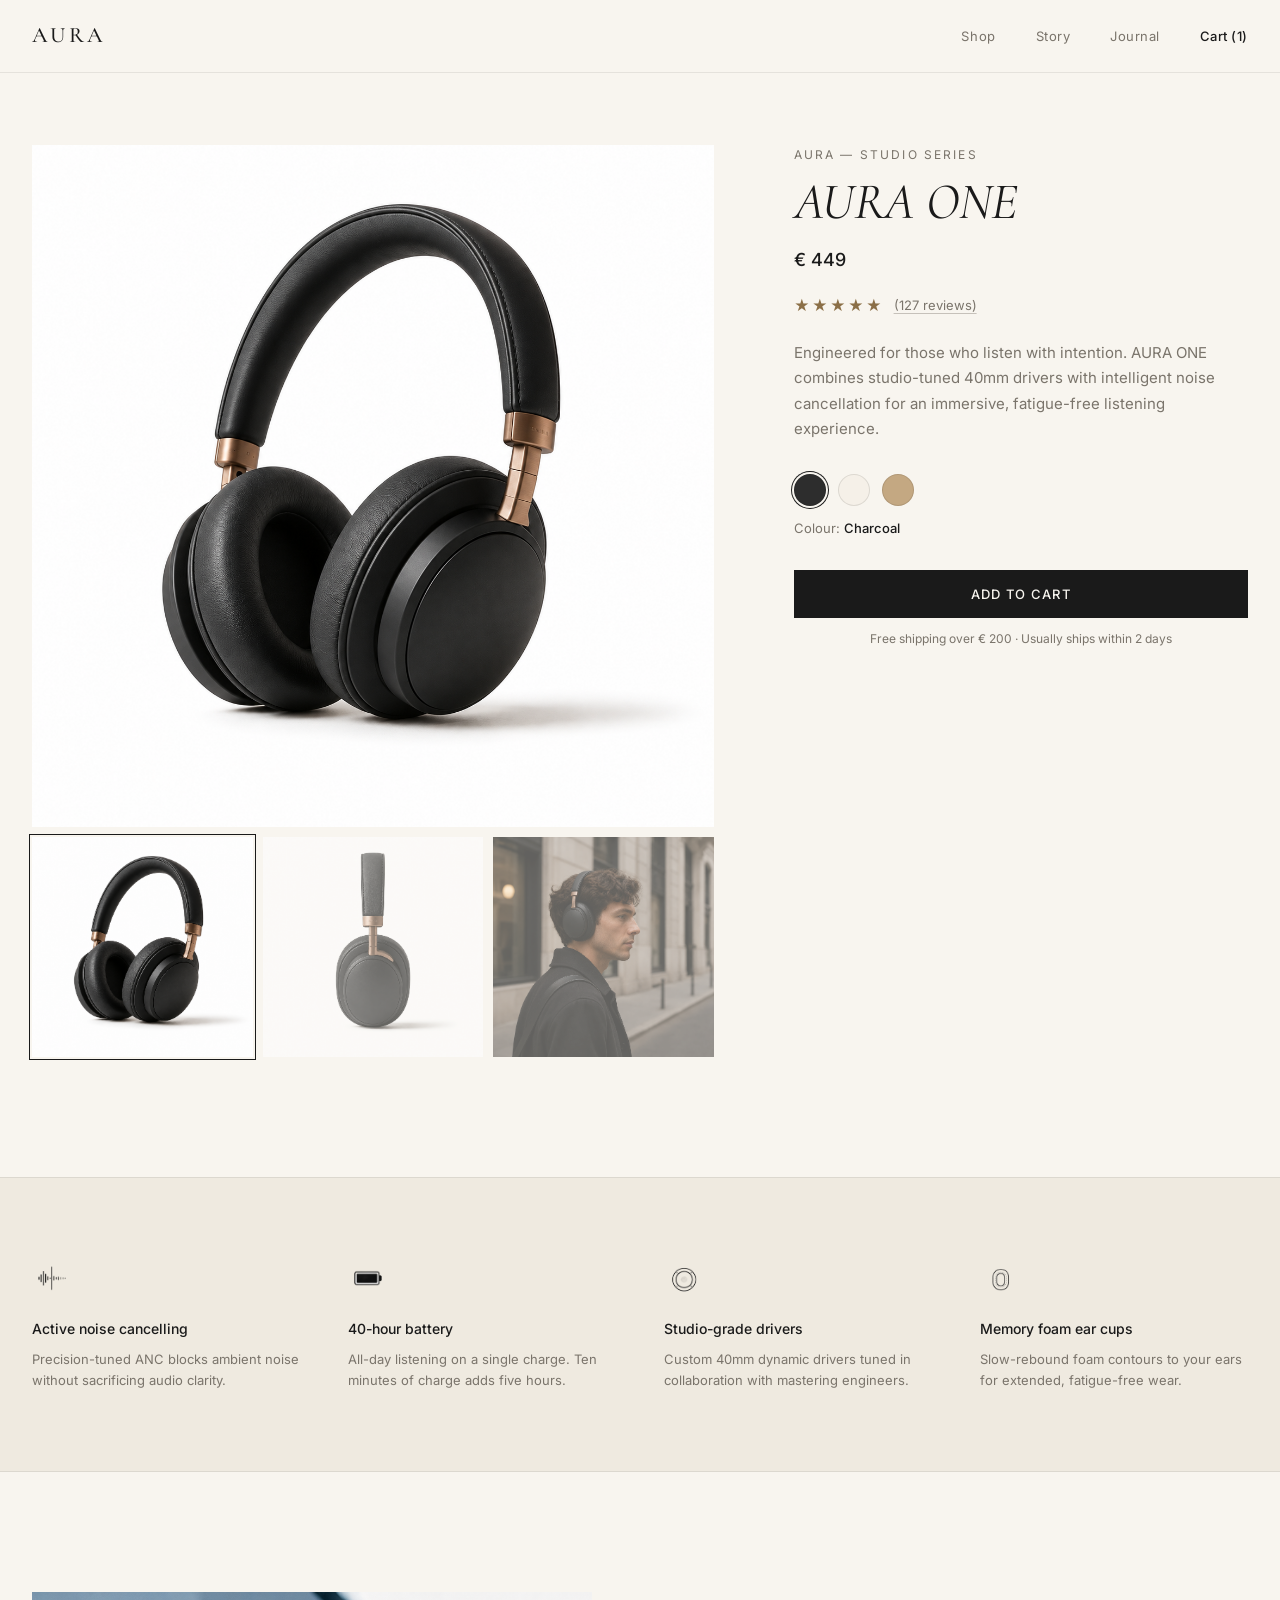
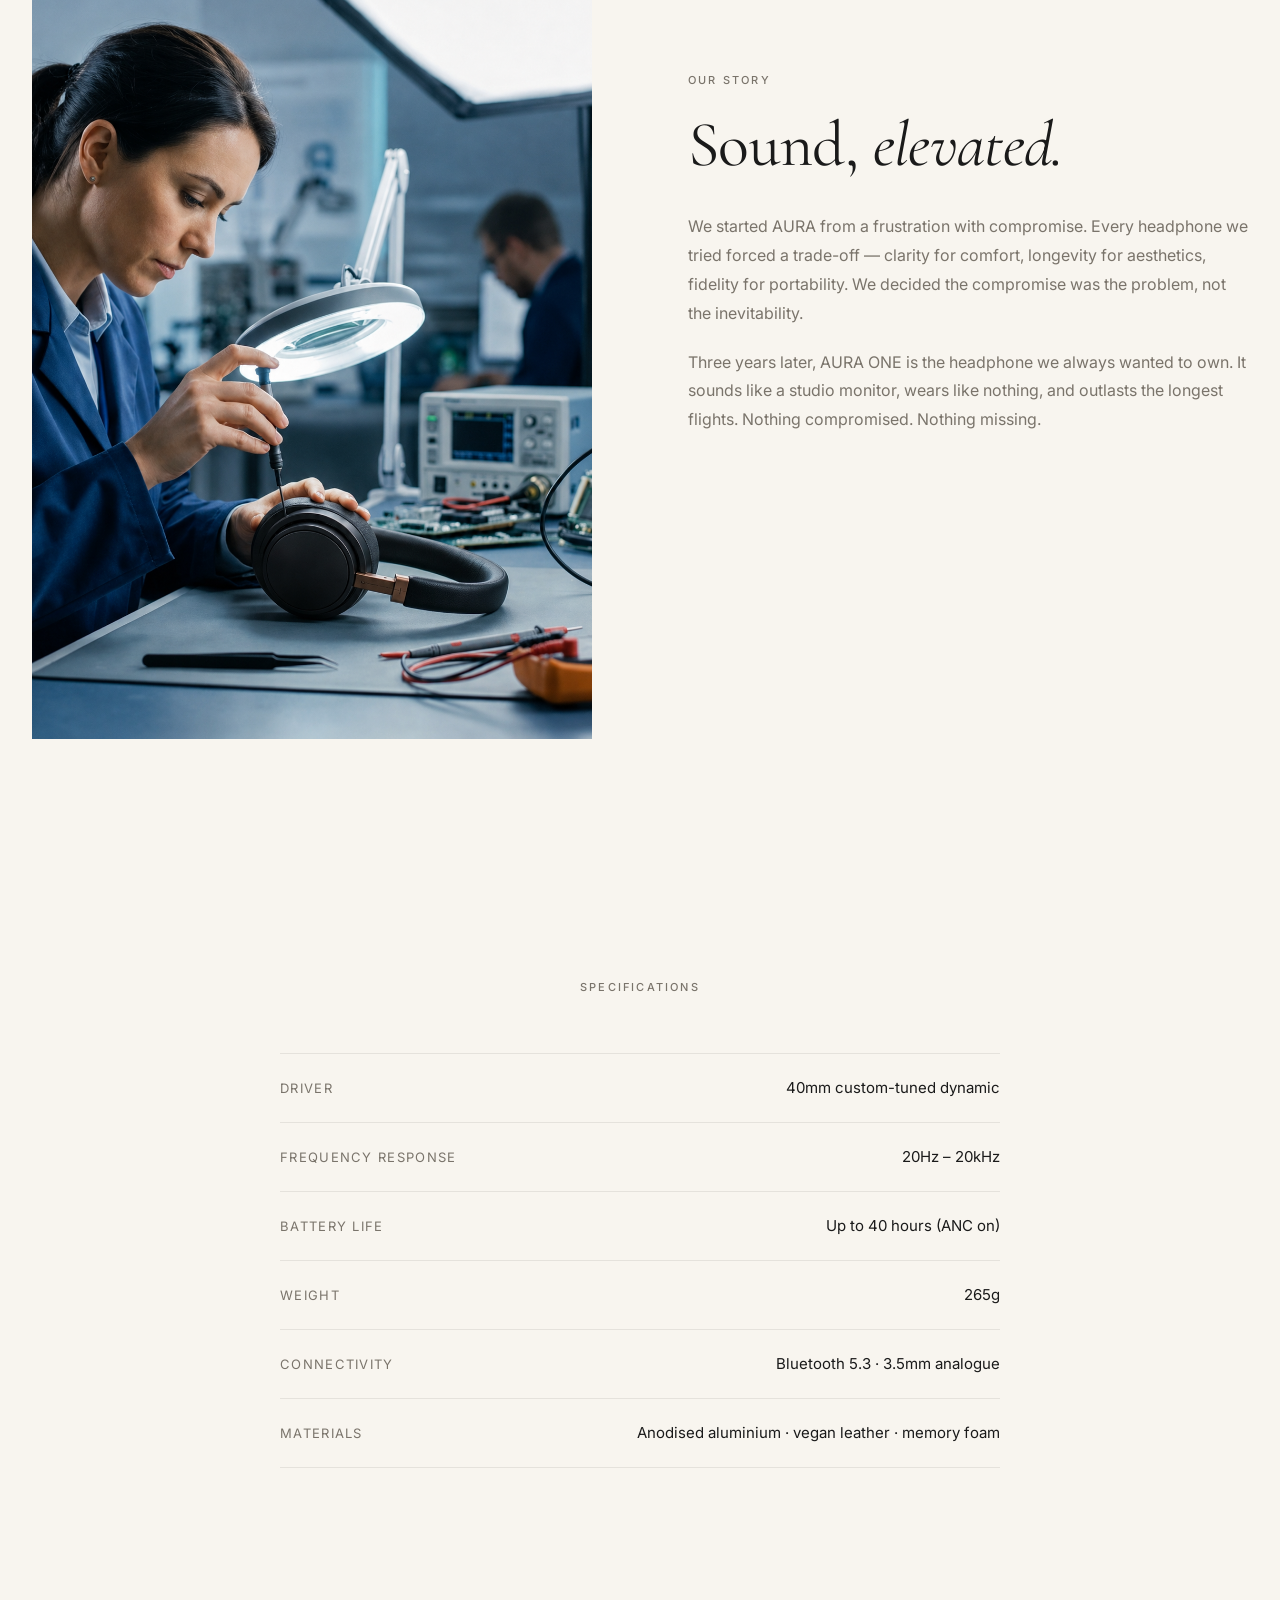
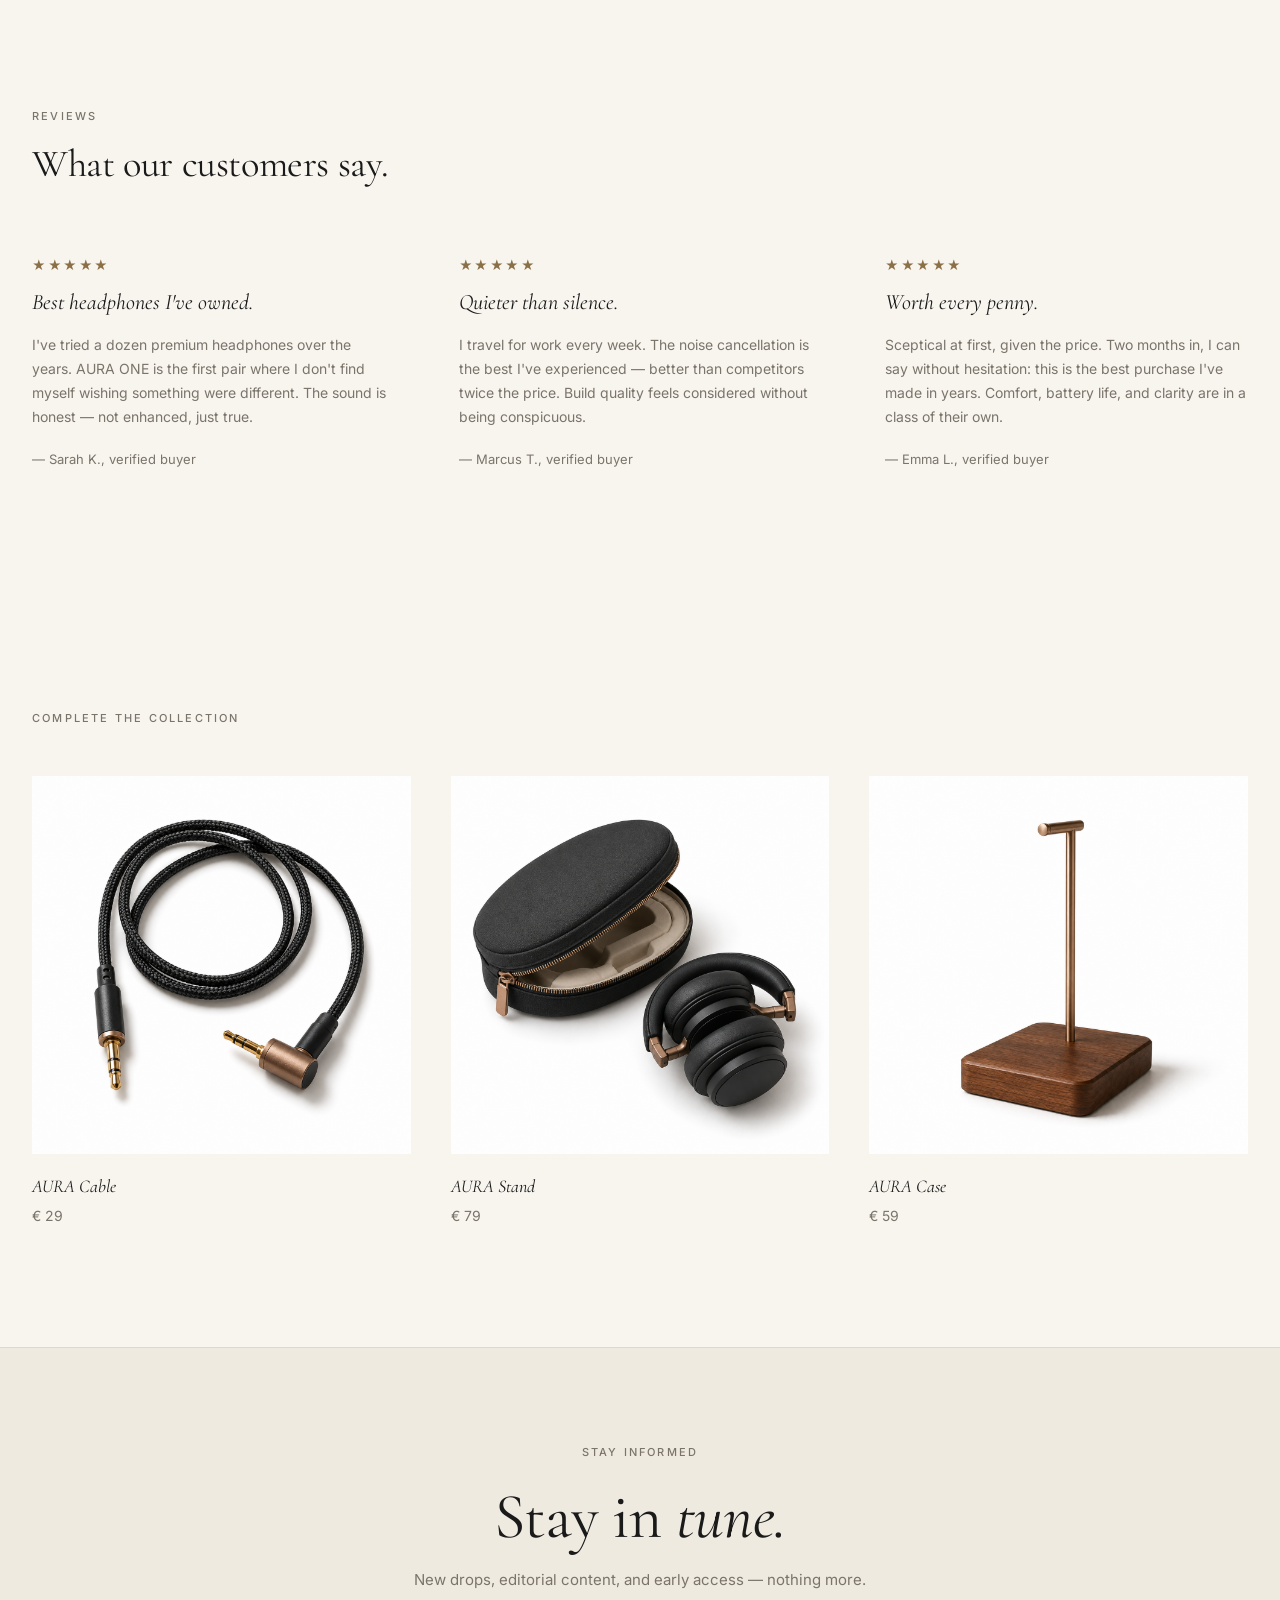
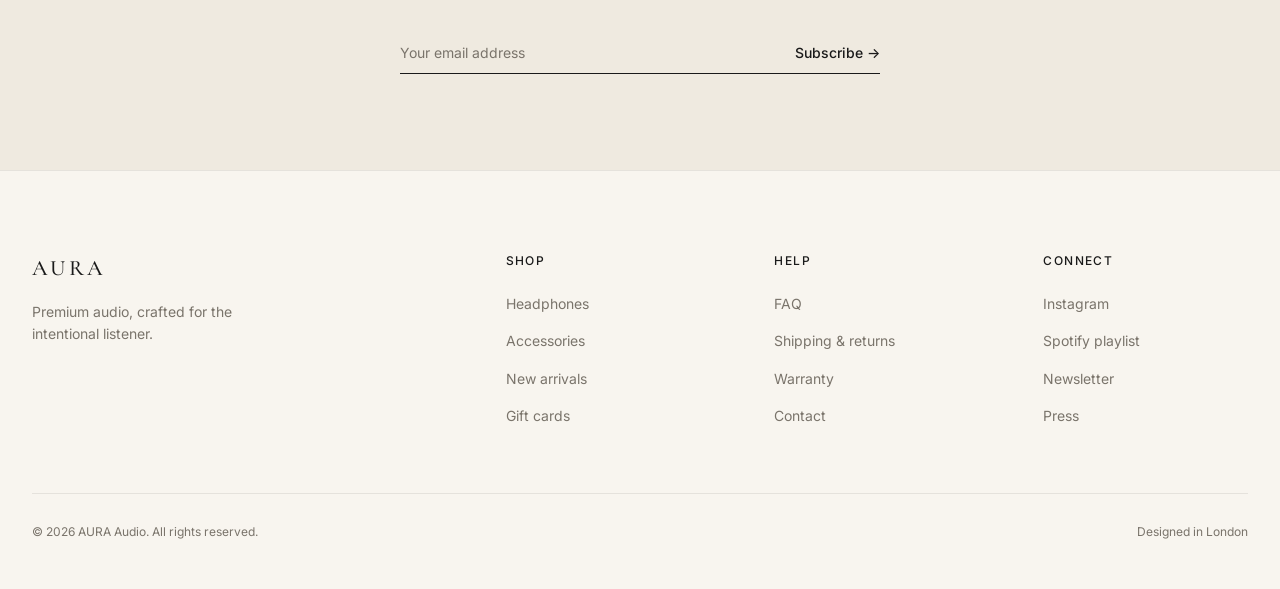
<file: index.html>
<!DOCTYPE html>
<html lang="en">
<head>
  <meta charset="UTF-8">
  <meta name="viewport" content="width=device-width, initial-scale=1.0">
  <meta name="description" content="AURA ONE — Premium over-ear headphones. Studio-grade drivers, active noise cancelling, 40-hour battery.">
  <title>AURA ONE — Premium Over-Ear Headphones</title>

  <link rel="preconnect" href="https://fonts.googleapis.com">
  <link rel="preconnect" href="https://fonts.gstatic.com" crossorigin>
  <link href="https://fonts.googleapis.com/css2?family=Cormorant+Garamond:ital,wght@0,400;0,500;1,400;1,500&family=Inter:wght@400;500&display=swap" rel="stylesheet">

  <link rel="stylesheet" href="style.css">
</head>
<body>

  <!-- ===== NAVBAR ===== -->
  <header class="navbar">
    <div class="navbar__inner">
      <a href="#" class="navbar__logo">AURA</a>
      <nav class="navbar__nav" aria-label="Main navigation">
        <a href="#">Shop</a>
        <a href="#">Story</a>
        <a href="#">Journal</a>
        <a href="#" class="navbar__cart">Cart (1)</a>
      </nav>
    </div>
  </header>

  <main>

    <!-- ===== PRODUCT HERO ===== -->
    <section class="product-hero">
      <div class="container product-hero__grid">

        <!-- Gallery -->
        <div class="product-gallery">
          <div class="gallery__main">
            <img class="gallery__main-img" id="main-img"
                 src="images/aura-main.png"
                 alt="AURA ONE headphones — front view"
                 loading="eager">
          </div>
          <div class="gallery__thumbs" role="group" aria-label="Product views">
            <button class="gallery__thumb is-active"
                    data-src="images/aura-main.png"
                    data-alt="AURA ONE headphones — side view"
                    aria-label="Side view"
                    aria-pressed="true">
              <img src="images/aura-main.png" alt="" loading="lazy">
            </button>
            <button class="gallery__thumb"
                    data-src="images/aura-side.png"
                    data-alt="AURA ONE headphones — travel case"
                    aria-label="Travel case"
                    aria-pressed="false">
              <img src="images/aura-side.png" alt="" loading="lazy">
            </button>
            <button class="gallery__thumb"
                    data-src="images/aura-wear.png"
                    data-alt="AURA ONE headphones — cable accessory"
                    aria-label="Cable accessory"
                    aria-pressed="false">
              <img src="images/aura-wear.png" alt="" loading="lazy">
            </button>
          </div>
        </div>

        <!-- Product info -->
        <div class="product-info">
          <p class="product-label">AURA — Studio Series</p>
          <h1 class="product-name">AURA ONE</h1>
          <p class="product-price">&#x20AC; 449</p>

          <div class="product-rating">
            <span class="stars" aria-label="5 out of 5 stars">&#x2605;&#x2605;&#x2605;&#x2605;&#x2605;</span>
            <a href="#reviews" class="review-count">(127 reviews)</a>
          </div>

          <p class="product-desc">Engineered for those who listen with intention. AURA ONE combines studio-tuned 40mm drivers with intelligent noise cancellation for an immersive, fatigue-free listening experience.</p>

          <!-- Colour selector -->
          <div class="colour-selector">
            <div class="colour-swatches" role="radiogroup" aria-label="Select colour">
              <button class="colour-swatch is-active" data-colour="Charcoal" aria-label="Charcoal" aria-checked="true" role="radio" style="background:#2D2D2D"></button>
              <button class="colour-swatch" data-colour="Ivory" aria-label="Ivory" aria-checked="false" role="radio" style="background:#F5F0E8"></button>
              <button class="colour-swatch" data-colour="Sand" aria-label="Sand" aria-checked="false" role="radio" style="background:#C4A882"></button>
            </div>
            <p class="colour-label">Colour: <span id="colour-name">Charcoal</span></p>
          </div>

          <!-- Add to cart -->
          <div class="product-actions">
            <button class="btn-add-to-cart" type="button" id="add-to-cart">Add to cart</button>
            <p class="shipping-note">Free shipping over &#x20AC;&nbsp;200 &middot; Usually ships within 2 days</p>
          </div>
        </div>

      </div>
    </section>

    <!-- ===== FEATURE STRIP ===== -->
    <section class="feature-strip">
      <div class="container">
        <div class="feature-strip__grid">

          <div class="feature-item">
            <div class="feature-icon" aria-hidden="true">
              <img src="images/aura-audio.png" alt="">
            </div>
            <h3 class="feature-title">Active noise cancelling</h3>
            <p class="feature-desc">Precision-tuned ANC blocks ambient noise without sacrificing audio clarity.</p>
          </div>

          <div class="feature-item">
            <div class="feature-icon" aria-hidden="true">
              <img src="images/aura-battery.png" alt="">
            </div>
            <h3 class="feature-title">40-hour battery</h3>
            <p class="feature-desc">All-day listening on a single charge. Ten minutes of charge adds five hours.</p>
          </div>

          <div class="feature-item">
            <div class="feature-icon" aria-hidden="true">
              <img src="images/aura-drivers.png" alt="">
            </div>
            <h3 class="feature-title">Studio-grade drivers</h3>
            <p class="feature-desc">Custom 40mm dynamic drivers tuned in collaboration with mastering engineers.</p>
          </div>

          <div class="feature-item">
            <div class="feature-icon" aria-hidden="true">
              <img src="images/aura-foam.png" alt="">
            </div>
            <h3 class="feature-title">Memory foam ear cups</h3>
            <p class="feature-desc">Slow-rebound foam contours to your ears for extended, fatigue-free wear.</p>
          </div>

        </div>
      </div>
    </section>

    <!-- ===== THE STORY ===== -->
    <section class="story section">
      <div class="container story__grid">
        <div class="story__image-col">
          <div class="story__image" aria-hidden="true">
            <img src="images/aura-story.png" alt="" loading="lazy">
          </div>
        </div>
        <div class="story__content">
          <span class="section-label">Our story</span>
          <h2 class="story__headline">Sound, <em>elevated.</em></h2>
          <p class="story__body">We started AURA from a frustration with compromise. Every headphone we tried forced a trade-off — clarity for comfort, longevity for aesthetics, fidelity for portability. We decided the compromise was the problem, not the inevitability.</p>
          <p class="story__body">Three years later, AURA ONE is the headphone we always wanted to own. It sounds like a studio monitor, wears like nothing, and outlasts the longest flights. Nothing compromised. Nothing missing.</p>
        </div>
      </div>
    </section>

    <!-- ===== SPECIFICATIONS ===== -->
    <section class="specs section">
      <div class="container">
        <div class="specs__header">
          <span class="section-label">Specifications</span>
        </div>
        <div class="specs__table" role="table" aria-label="Product specifications">
          <div class="specs__row" role="row">
            <span class="specs__key" role="rowheader">Driver</span>
            <span class="specs__val" role="cell">40mm custom-tuned dynamic</span>
          </div>
          <div class="specs__row" role="row">
            <span class="specs__key" role="rowheader">Frequency response</span>
            <span class="specs__val" role="cell">20Hz &ndash; 20kHz</span>
          </div>
          <div class="specs__row" role="row">
            <span class="specs__key" role="rowheader">Battery life</span>
            <span class="specs__val" role="cell">Up to 40 hours (ANC on)</span>
          </div>
          <div class="specs__row" role="row">
            <span class="specs__key" role="rowheader">Weight</span>
            <span class="specs__val" role="cell">265g</span>
          </div>
          <div class="specs__row" role="row">
            <span class="specs__key" role="rowheader">Connectivity</span>
            <span class="specs__val" role="cell">Bluetooth 5.3 &middot; 3.5mm analogue</span>
          </div>
          <div class="specs__row" role="row">
            <span class="specs__key" role="rowheader">Materials</span>
            <span class="specs__val" role="cell">Anodised aluminium &middot; vegan leather &middot; memory foam</span>
          </div>
        </div>
      </div>
    </section>

    <!-- ===== REVIEWS ===== -->
    <section class="reviews section" id="reviews">
      <div class="container">
        <div class="reviews__header">
          <span class="section-label">Reviews</span>
          <h2 class="reviews__headline">What our customers say.</h2>
        </div>
        <div class="reviews__grid">

          <article class="review-card">
            <span class="stars stars--sm" aria-label="5 out of 5 stars">&#x2605;&#x2605;&#x2605;&#x2605;&#x2605;</span>
            <h3 class="review-title">Best headphones I've owned.</h3>
            <p class="review-body">I've tried a dozen premium headphones over the years. AURA ONE is the first pair where I don't find myself wishing something were different. The sound is honest — not enhanced, just true.</p>
            <p class="review-attribution">&#x2014; Sarah K., verified buyer</p>
          </article>

          <article class="review-card">
            <span class="stars stars--sm" aria-label="5 out of 5 stars">&#x2605;&#x2605;&#x2605;&#x2605;&#x2605;</span>
            <h3 class="review-title">Quieter than silence.</h3>
            <p class="review-body">I travel for work every week. The noise cancellation is the best I've experienced — better than competitors twice the price. Build quality feels considered without being conspicuous.</p>
            <p class="review-attribution">&#x2014; Marcus T., verified buyer</p>
          </article>

          <article class="review-card">
            <span class="stars stars--sm" aria-label="5 out of 5 stars">&#x2605;&#x2605;&#x2605;&#x2605;&#x2605;</span>
            <h3 class="review-title">Worth every penny.</h3>
            <p class="review-body">Sceptical at first, given the price. Two months in, I can say without hesitation: this is the best purchase I've made in years. Comfort, battery life, and clarity are in a class of their own.</p>
            <p class="review-attribution">&#x2014; Emma L., verified buyer</p>
          </article>

        </div>
      </div>
    </section>

    <!-- ===== RELATED PRODUCTS ===== -->
    <section class="related section">
      <div class="container">
        <div class="related__header">
          <span class="section-label">Complete the collection</span>
        </div>
        <div class="related__grid">

          <a href="#" class="related-card">
            <div class="related-card__img-wrap">
              <div class="related-card__img" style="background:#EFEAE0">
                <img src="images/aura-cable.png" alt="" loading="lazy">
              </div>
            </div>
            <h3 class="related-card__name">AURA Cable</h3>
            <p class="related-card__price">&#x20AC; 29</p>
          </a>

          <a href="#" class="related-card">
            <div class="related-card__img-wrap">
              <div class="related-card__img" style="background:#E5DFD3">
                <img src="images/aura-stand.png" alt="" loading="lazy">
              </div>
            </div>
            <h3 class="related-card__name">AURA Stand</h3>
            <p class="related-card__price">&#x20AC; 79</p>
          </a>

          <a href="#" class="related-card">
            <div class="related-card__img-wrap">
              <div class="related-card__img" style="background:#D8D0C4">
                <img src="images/aura-case.png" alt="" loading="lazy">
              </div>
            </div>
            <h3 class="related-card__name">AURA Case</h3>
            <p class="related-card__price">&#x20AC; 59</p>
          </a>

        </div>
      </div>
    </section>

    <!-- ===== NEWSLETTER ===== -->
    <section class="newsletter">
      <div class="newsletter__inner">
        <span class="section-label">Stay informed</span>
        <h2 class="newsletter__headline">Stay in <em>tune.</em></h2>
        <p class="newsletter__sub">New drops, editorial content, and early access &mdash; nothing more.</p>
        <form class="newsletter__form" id="newsletter-form" novalidate>
          <input type="email" class="newsletter__input" placeholder="Your email address" aria-label="Email address" required>
          <button type="submit" class="newsletter__btn">Subscribe &#x2192;</button>
        </form>
      </div>
    </section>

  </main>

  <!-- ===== FOOTER ===== -->
  <footer class="footer">
    <div class="container">
      <div class="footer__top">
        <div class="footer__brand">
          <span class="footer__logo">AURA</span>
          <p class="footer__tagline">Premium audio, crafted for the intentional listener.</p>
        </div>
        <div class="footer__col">
          <h3 class="footer__col-title">Shop</h3>
          <ul>
            <li><a href="#">Headphones</a></li>
            <li><a href="#">Accessories</a></li>
            <li><a href="#">New arrivals</a></li>
            <li><a href="#">Gift cards</a></li>
          </ul>
        </div>
        <div class="footer__col">
          <h3 class="footer__col-title">Help</h3>
          <ul>
            <li><a href="#">FAQ</a></li>
            <li><a href="#">Shipping &amp; returns</a></li>
            <li><a href="#">Warranty</a></li>
            <li><a href="#">Contact</a></li>
          </ul>
        </div>
        <div class="footer__col">
          <h3 class="footer__col-title">Connect</h3>
          <ul>
            <li><a href="#">Instagram</a></li>
            <li><a href="#">Spotify playlist</a></li>
            <li><a href="#">Newsletter</a></li>
            <li><a href="#">Press</a></li>
          </ul>
        </div>
      </div>
      <div class="footer__bottom">
        <p class="footer__copy">&copy; 2026 AURA Audio. All rights reserved.</p>
        <p class="footer__city">Designed in London</p>
      </div>
    </div>
  </footer>

  <script src="script.js"></script>
</body>
</html>
</file>
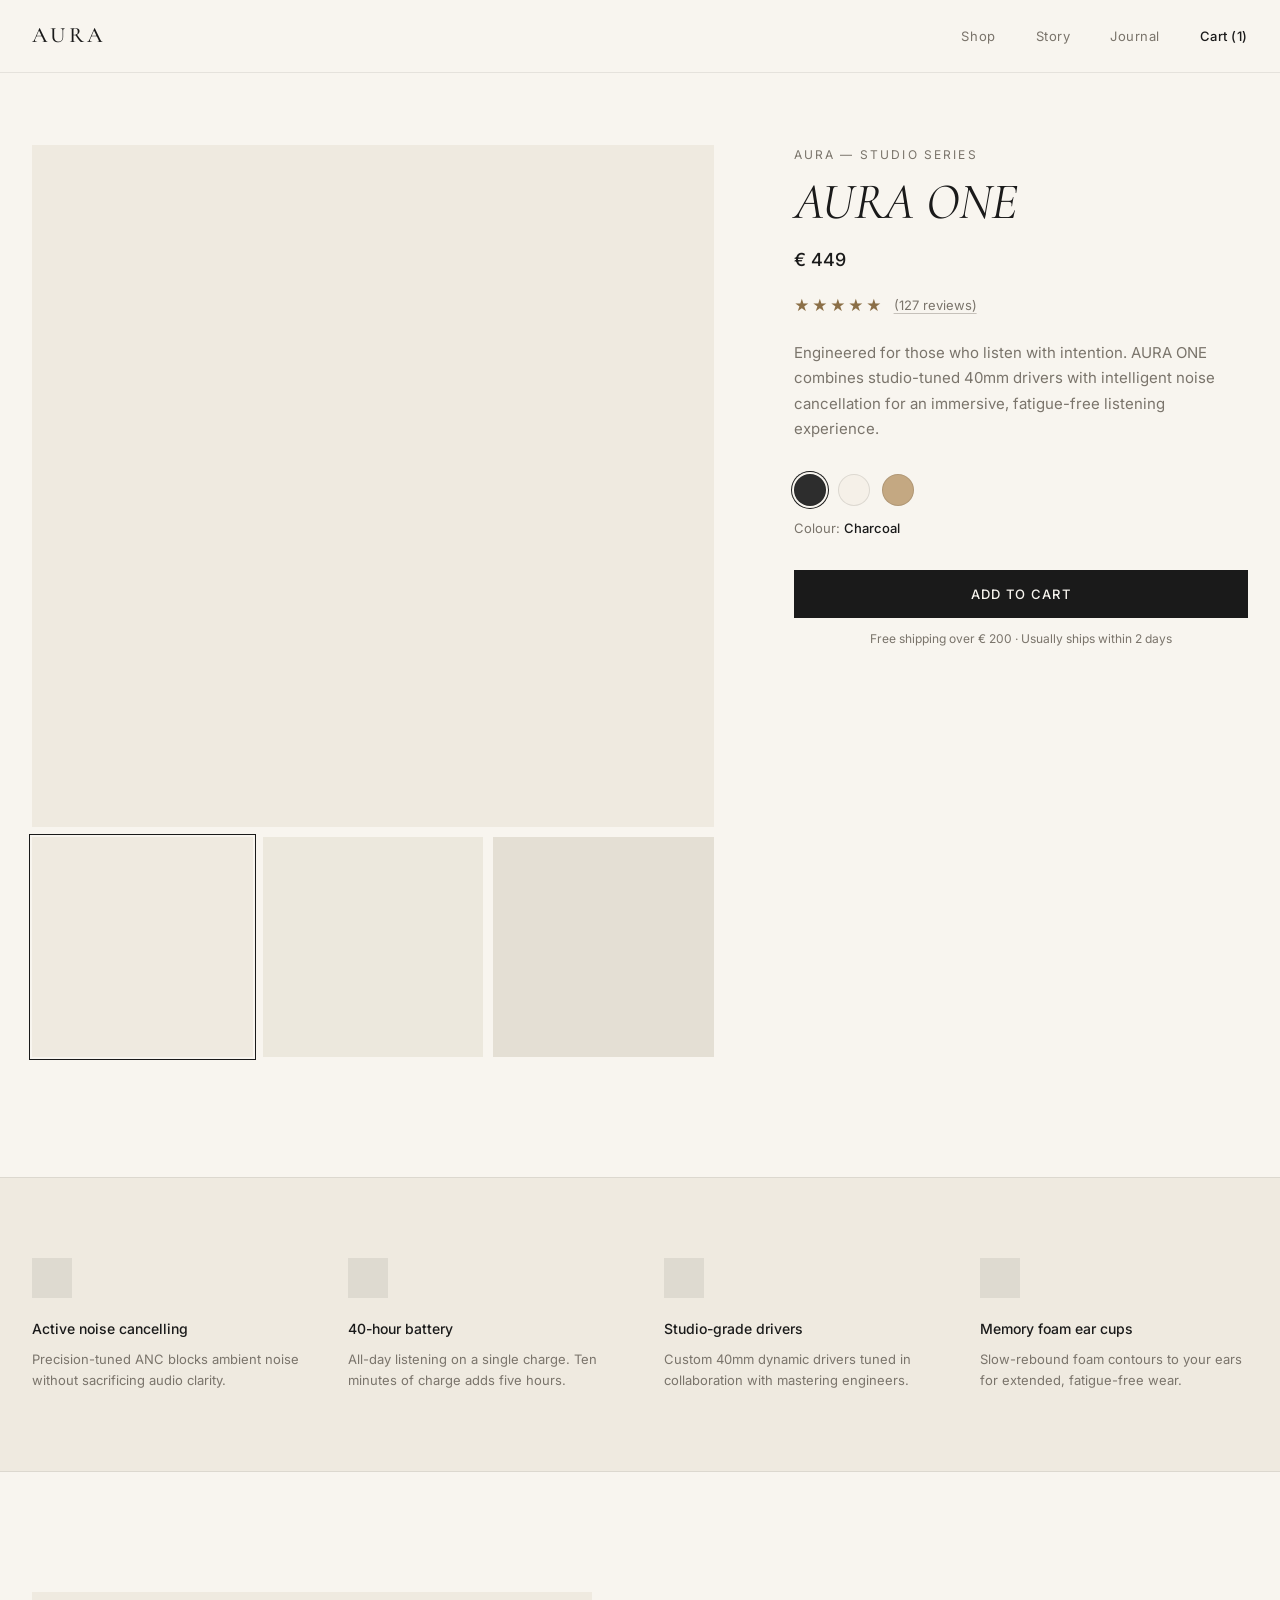
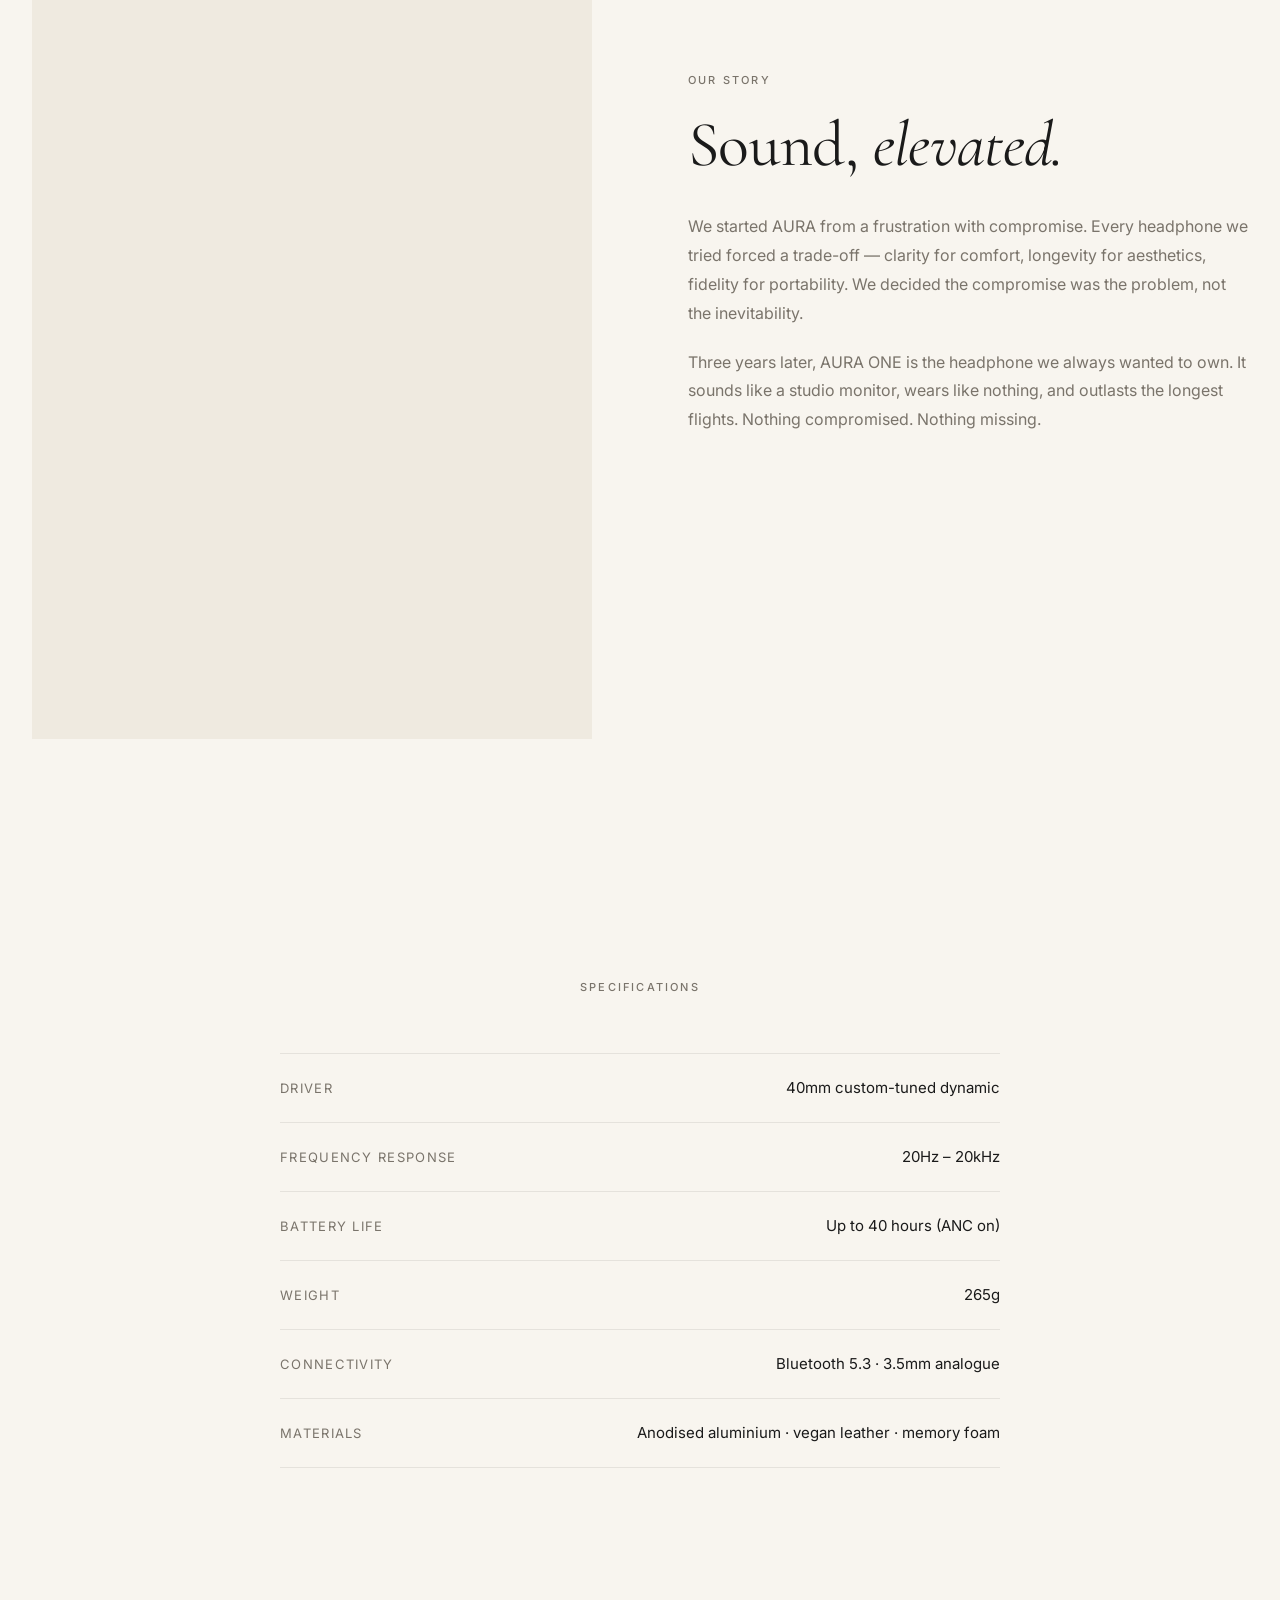
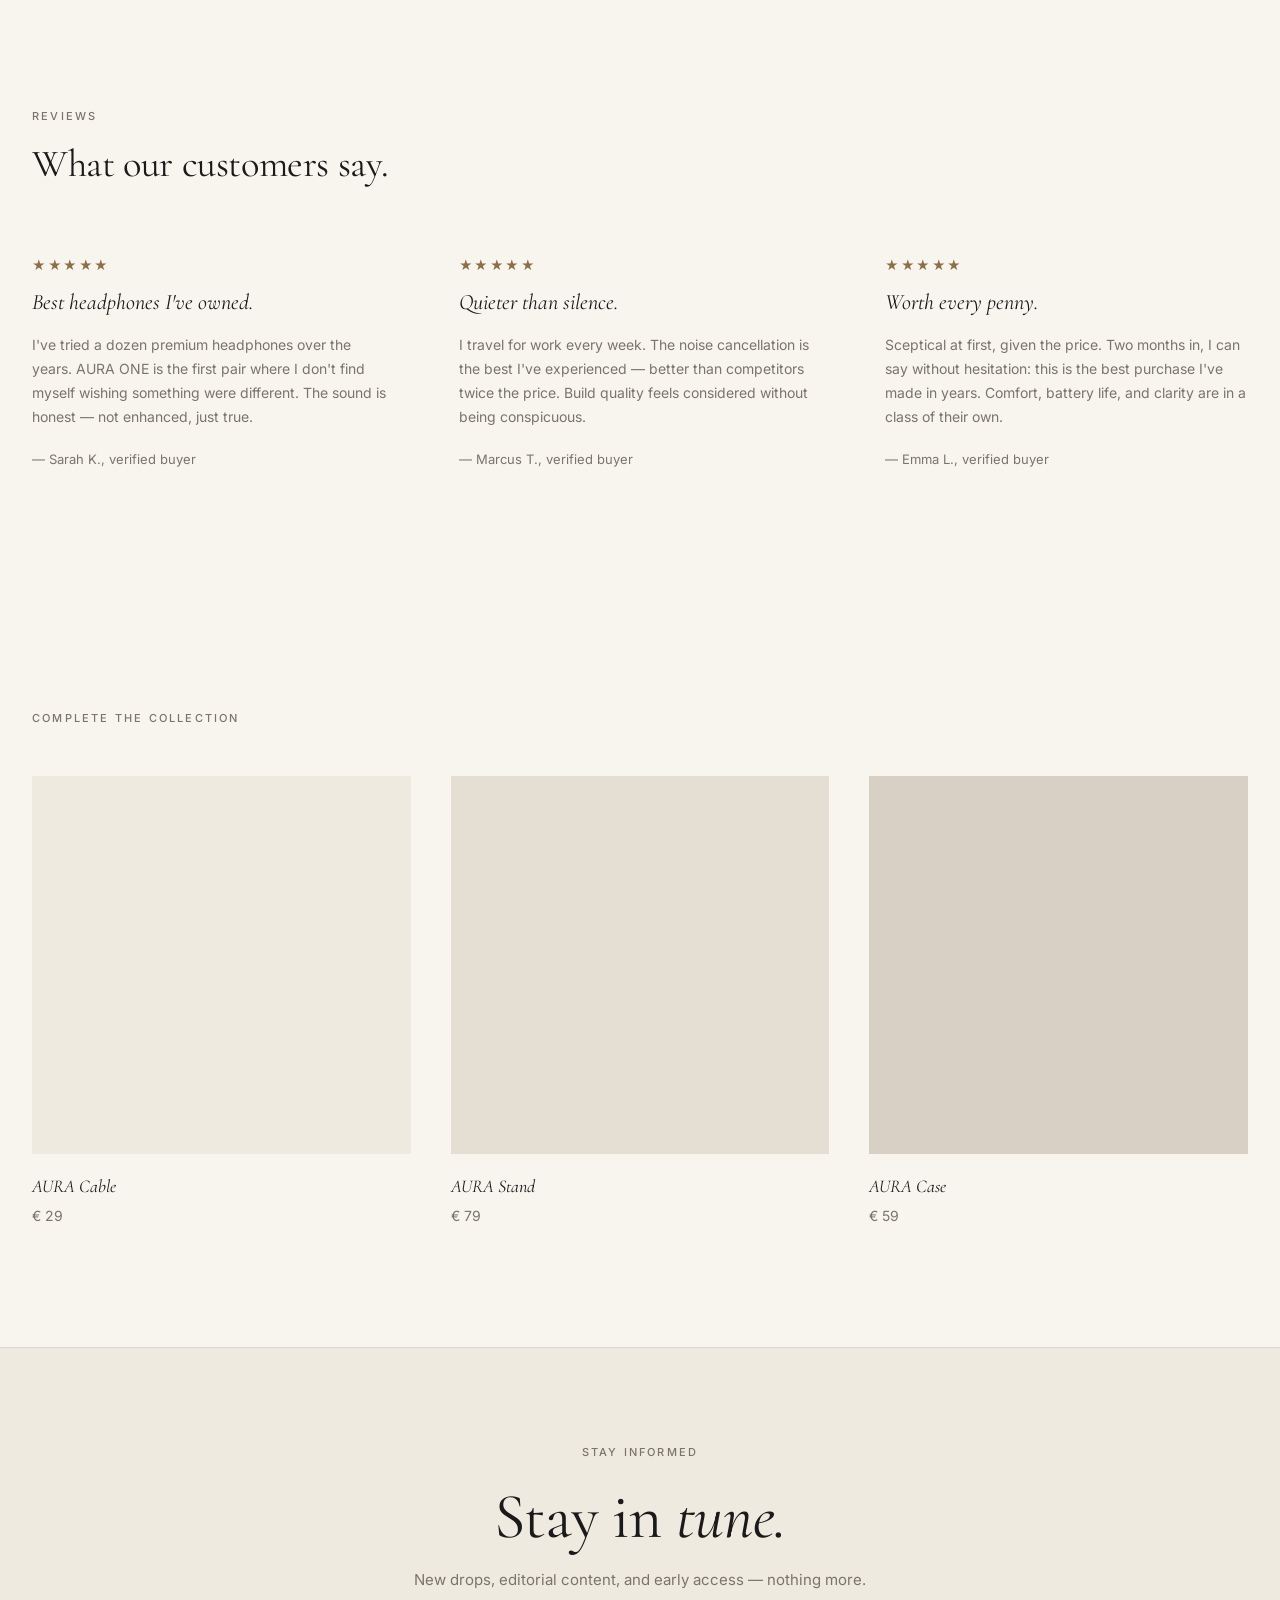
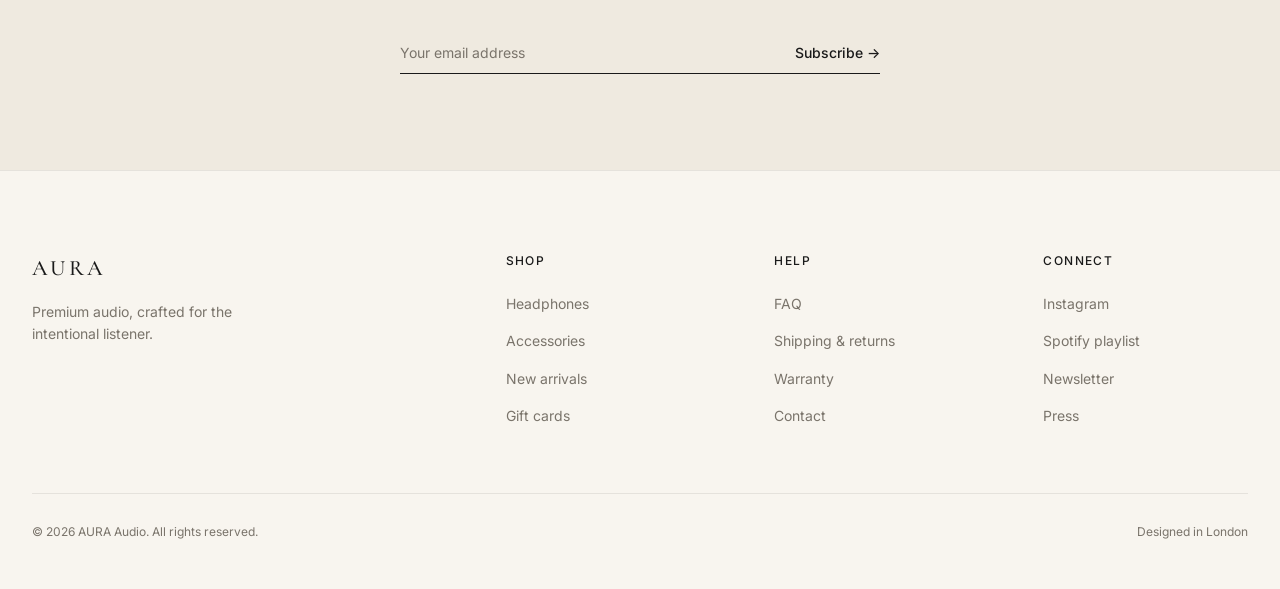
<file: aura/index.html>
<!DOCTYPE html>
<html lang="en">
<head>
  <meta charset="UTF-8">
  <meta name="viewport" content="width=device-width, initial-scale=1.0">
  <meta name="description" content="AURA ONE — Premium over-ear headphones. Studio-grade drivers, active noise cancelling, 40-hour battery.">
  <title>AURA ONE — Premium Over-Ear Headphones</title>

  <link rel="preconnect" href="https://fonts.googleapis.com">
  <link rel="preconnect" href="https://fonts.gstatic.com" crossorigin>
  <link href="https://fonts.googleapis.com/css2?family=Cormorant+Garamond:ital,wght@0,400;0,500;1,400;1,500&family=Inter:wght@400;500&display=swap" rel="stylesheet">

  <link rel="stylesheet" href="style.css">
</head>
<body>

  <!-- ===== NAVBAR ===== -->
  <header class="navbar">
    <div class="navbar__inner">
      <a href="#" class="navbar__logo">AURA</a>
      <nav class="navbar__nav" aria-label="Main navigation">
        <a href="#">Shop</a>
        <a href="#">Story</a>
        <a href="#">Journal</a>
        <a href="#" class="navbar__cart">Cart (1)</a>
      </nav>
    </div>
  </header>

  <main>

    <!-- ===== PRODUCT HERO ===== -->
    <section class="product-hero">
      <div class="container product-hero__grid">

        <!-- Gallery -->
        <div class="product-gallery">
          <div class="gallery__main">
            <div class="gallery__main-img" id="main-img" aria-live="polite" aria-label="Product image"></div>
          </div>
          <div class="gallery__thumbs" role="group" aria-label="Product views">
            <button class="gallery__thumb is-active" data-bg="#EFEAE0" aria-label="Front view" aria-pressed="true" style="background:#EFEAE0"></button>
            <button class="gallery__thumb" data-bg="#E5DFD3" aria-label="Side view" aria-pressed="false" style="background:#E5DFD3"></button>
            <button class="gallery__thumb" data-bg="#D8D0C4" aria-label="Detail view" aria-pressed="false" style="background:#D8D0C4"></button>
          </div>
        </div>

        <!-- Product info -->
        <div class="product-info">
          <p class="product-label">AURA — Studio Series</p>
          <h1 class="product-name">AURA ONE</h1>
          <p class="product-price">&#x20AC; 449</p>

          <div class="product-rating">
            <span class="stars" aria-label="5 out of 5 stars">&#x2605;&#x2605;&#x2605;&#x2605;&#x2605;</span>
            <a href="#reviews" class="review-count">(127 reviews)</a>
          </div>

          <p class="product-desc">Engineered for those who listen with intention. AURA ONE combines studio-tuned 40mm drivers with intelligent noise cancellation for an immersive, fatigue-free listening experience.</p>

          <!-- Colour selector -->
          <div class="colour-selector">
            <div class="colour-swatches" role="radiogroup" aria-label="Select colour">
              <button class="colour-swatch is-active" data-colour="Charcoal" aria-label="Charcoal" aria-checked="true" role="radio" style="background:#2D2D2D"></button>
              <button class="colour-swatch" data-colour="Ivory" aria-label="Ivory" aria-checked="false" role="radio" style="background:#F5F0E8"></button>
              <button class="colour-swatch" data-colour="Sand" aria-label="Sand" aria-checked="false" role="radio" style="background:#C4A882"></button>
            </div>
            <p class="colour-label">Colour: <span id="colour-name">Charcoal</span></p>
          </div>

          <!-- Add to cart -->
          <div class="product-actions">
            <button class="btn-add-to-cart" type="button" id="add-to-cart">Add to cart</button>
            <p class="shipping-note">Free shipping over &#x20AC;&nbsp;200 &middot; Usually ships within 2 days</p>
          </div>
        </div>

      </div>
    </section>

    <!-- ===== FEATURE STRIP ===== -->
    <section class="feature-strip">
      <div class="container">
        <div class="feature-strip__grid">

          <div class="feature-item">
            <div class="feature-icon" aria-hidden="true"></div>
            <h3 class="feature-title">Active noise cancelling</h3>
            <p class="feature-desc">Precision-tuned ANC blocks ambient noise without sacrificing audio clarity.</p>
          </div>

          <div class="feature-item">
            <div class="feature-icon" aria-hidden="true"></div>
            <h3 class="feature-title">40-hour battery</h3>
            <p class="feature-desc">All-day listening on a single charge. Ten minutes of charge adds five hours.</p>
          </div>

          <div class="feature-item">
            <div class="feature-icon" aria-hidden="true"></div>
            <h3 class="feature-title">Studio-grade drivers</h3>
            <p class="feature-desc">Custom 40mm dynamic drivers tuned in collaboration with mastering engineers.</p>
          </div>

          <div class="feature-item">
            <div class="feature-icon" aria-hidden="true"></div>
            <h3 class="feature-title">Memory foam ear cups</h3>
            <p class="feature-desc">Slow-rebound foam contours to your ears for extended, fatigue-free wear.</p>
          </div>

        </div>
      </div>
    </section>

    <!-- ===== THE STORY ===== -->
    <section class="story section">
      <div class="container story__grid">
        <div class="story__image-col">
          <div class="story__image" aria-hidden="true"></div>
        </div>
        <div class="story__content">
          <span class="section-label">Our story</span>
          <h2 class="story__headline">Sound, <em>elevated.</em></h2>
          <p class="story__body">We started AURA from a frustration with compromise. Every headphone we tried forced a trade-off — clarity for comfort, longevity for aesthetics, fidelity for portability. We decided the compromise was the problem, not the inevitability.</p>
          <p class="story__body">Three years later, AURA ONE is the headphone we always wanted to own. It sounds like a studio monitor, wears like nothing, and outlasts the longest flights. Nothing compromised. Nothing missing.</p>
        </div>
      </div>
    </section>

    <!-- ===== SPECIFICATIONS ===== -->
    <section class="specs section">
      <div class="container">
        <div class="specs__header">
          <span class="section-label">Specifications</span>
        </div>
        <div class="specs__table" role="table" aria-label="Product specifications">
          <div class="specs__row" role="row">
            <span class="specs__key" role="rowheader">Driver</span>
            <span class="specs__val" role="cell">40mm custom-tuned dynamic</span>
          </div>
          <div class="specs__row" role="row">
            <span class="specs__key" role="rowheader">Frequency response</span>
            <span class="specs__val" role="cell">20Hz &ndash; 20kHz</span>
          </div>
          <div class="specs__row" role="row">
            <span class="specs__key" role="rowheader">Battery life</span>
            <span class="specs__val" role="cell">Up to 40 hours (ANC on)</span>
          </div>
          <div class="specs__row" role="row">
            <span class="specs__key" role="rowheader">Weight</span>
            <span class="specs__val" role="cell">265g</span>
          </div>
          <div class="specs__row" role="row">
            <span class="specs__key" role="rowheader">Connectivity</span>
            <span class="specs__val" role="cell">Bluetooth 5.3 &middot; 3.5mm analogue</span>
          </div>
          <div class="specs__row" role="row">
            <span class="specs__key" role="rowheader">Materials</span>
            <span class="specs__val" role="cell">Anodised aluminium &middot; vegan leather &middot; memory foam</span>
          </div>
        </div>
      </div>
    </section>

    <!-- ===== REVIEWS ===== -->
    <section class="reviews section" id="reviews">
      <div class="container">
        <div class="reviews__header">
          <span class="section-label">Reviews</span>
          <h2 class="reviews__headline">What our customers say.</h2>
        </div>
        <div class="reviews__grid">

          <article class="review-card">
            <span class="stars stars--sm" aria-label="5 out of 5 stars">&#x2605;&#x2605;&#x2605;&#x2605;&#x2605;</span>
            <h3 class="review-title">Best headphones I've owned.</h3>
            <p class="review-body">I've tried a dozen premium headphones over the years. AURA ONE is the first pair where I don't find myself wishing something were different. The sound is honest — not enhanced, just true.</p>
            <p class="review-attribution">&#x2014; Sarah K., verified buyer</p>
          </article>

          <article class="review-card">
            <span class="stars stars--sm" aria-label="5 out of 5 stars">&#x2605;&#x2605;&#x2605;&#x2605;&#x2605;</span>
            <h3 class="review-title">Quieter than silence.</h3>
            <p class="review-body">I travel for work every week. The noise cancellation is the best I've experienced — better than competitors twice the price. Build quality feels considered without being conspicuous.</p>
            <p class="review-attribution">&#x2014; Marcus T., verified buyer</p>
          </article>

          <article class="review-card">
            <span class="stars stars--sm" aria-label="5 out of 5 stars">&#x2605;&#x2605;&#x2605;&#x2605;&#x2605;</span>
            <h3 class="review-title">Worth every penny.</h3>
            <p class="review-body">Sceptical at first, given the price. Two months in, I can say without hesitation: this is the best purchase I've made in years. Comfort, battery life, and clarity are in a class of their own.</p>
            <p class="review-attribution">&#x2014; Emma L., verified buyer</p>
          </article>

        </div>
      </div>
    </section>

    <!-- ===== RELATED PRODUCTS ===== -->
    <section class="related section">
      <div class="container">
        <div class="related__header">
          <span class="section-label">Complete the collection</span>
        </div>
        <div class="related__grid">

          <a href="#" class="related-card">
            <div class="related-card__img-wrap">
              <div class="related-card__img" style="background:#EFEAE0"></div>
            </div>
            <h3 class="related-card__name">AURA Cable</h3>
            <p class="related-card__price">&#x20AC; 29</p>
          </a>

          <a href="#" class="related-card">
            <div class="related-card__img-wrap">
              <div class="related-card__img" style="background:#E5DFD3"></div>
            </div>
            <h3 class="related-card__name">AURA Stand</h3>
            <p class="related-card__price">&#x20AC; 79</p>
          </a>

          <a href="#" class="related-card">
            <div class="related-card__img-wrap">
              <div class="related-card__img" style="background:#D8D0C4"></div>
            </div>
            <h3 class="related-card__name">AURA Case</h3>
            <p class="related-card__price">&#x20AC; 59</p>
          </a>

        </div>
      </div>
    </section>

    <!-- ===== NEWSLETTER ===== -->
    <section class="newsletter">
      <div class="newsletter__inner">
        <span class="section-label">Stay informed</span>
        <h2 class="newsletter__headline">Stay in <em>tune.</em></h2>
        <p class="newsletter__sub">New drops, editorial content, and early access &mdash; nothing more.</p>
        <form class="newsletter__form" id="newsletter-form" novalidate>
          <input type="email" class="newsletter__input" placeholder="Your email address" aria-label="Email address" required>
          <button type="submit" class="newsletter__btn">Subscribe &#x2192;</button>
        </form>
      </div>
    </section>

  </main>

  <!-- ===== FOOTER ===== -->
  <footer class="footer">
    <div class="container">
      <div class="footer__top">
        <div class="footer__brand">
          <span class="footer__logo">AURA</span>
          <p class="footer__tagline">Premium audio, crafted for the intentional listener.</p>
        </div>
        <div class="footer__col">
          <h3 class="footer__col-title">Shop</h3>
          <ul>
            <li><a href="#">Headphones</a></li>
            <li><a href="#">Accessories</a></li>
            <li><a href="#">New arrivals</a></li>
            <li><a href="#">Gift cards</a></li>
          </ul>
        </div>
        <div class="footer__col">
          <h3 class="footer__col-title">Help</h3>
          <ul>
            <li><a href="#">FAQ</a></li>
            <li><a href="#">Shipping &amp; returns</a></li>
            <li><a href="#">Warranty</a></li>
            <li><a href="#">Contact</a></li>
          </ul>
        </div>
        <div class="footer__col">
          <h3 class="footer__col-title">Connect</h3>
          <ul>
            <li><a href="#">Instagram</a></li>
            <li><a href="#">Spotify playlist</a></li>
            <li><a href="#">Newsletter</a></li>
            <li><a href="#">Press</a></li>
          </ul>
        </div>
      </div>
      <div class="footer__bottom">
        <p class="footer__copy">&copy; 2026 AURA Audio. All rights reserved.</p>
        <p class="footer__city">Designed in London</p>
      </div>
    </div>
  </footer>

  <script src="script.js"></script>
</body>
</html>
</file>
<file: style.css>
/* ============================================================
   TOKENS
   ============================================================ */
:root {
  --bg: #F8F5EF;
  --bg-soft: #EFEAE0;
  --fg: #1A1A1A;
  --muted: #7A746B;
  --accent: #8B6F47;
  --border: rgba(0, 0, 0, 0.08);
  --font-display: 'Cormorant Garamond', Georgia, serif;
  --font-body: 'Inter', sans-serif;
}

/* ============================================================
   RESET
   ============================================================ */
*, *::before, *::after {
  margin: 0;
  padding: 0;
  box-sizing: border-box;
}

/* ============================================================
   BASE
   ============================================================ */
html {
  scroll-behavior: smooth;
}

body {
  background-color: var(--bg);
  color: var(--fg);
  font-family: var(--font-body);
  -webkit-font-smoothing: antialiased;
  -moz-osx-font-smoothing: grayscale;
  line-height: 1.6;
}

img,
video {
  display: block;
  max-width: 100%;
}

a {
  color: inherit;
  text-decoration: none;
}

ul {
  list-style: none;
}

button {
  font-family: inherit;
  cursor: pointer;
}

/* ============================================================
   CONTAINER
   ============================================================ */
.container {
  max-width: 1280px;
  margin: 0 auto;
  padding: 0 32px;
}

/* ============================================================
   SHARED UTILITIES
   ============================================================ */
.section {
  padding: 120px 0;
}

.section-label {
  display: block;
  font-family: var(--font-body);
  font-size: 11px;
  font-weight: 500;
  text-transform: uppercase;
  letter-spacing: 0.2em;
  color: var(--muted);
}

.stars {
  color: var(--accent);
  font-size: 15px;
  letter-spacing: 2px;
  line-height: 1;
}

.stars--sm {
  font-size: 13px;
  letter-spacing: 1.5px;
}

/* ============================================================
   NAVBAR
   ============================================================ */
.navbar {
  position: sticky;
  top: 0;
  z-index: 100;
  background: var(--bg);
  border-bottom: 1px solid var(--border);
}

.navbar__inner {
  max-width: 1280px;
  margin: 0 auto;
  padding: 0 32px;
  height: 72px;
  display: flex;
  align-items: center;
  justify-content: space-between;
}

.navbar__logo {
  font-family: var(--font-display);
  font-size: 22px;
  font-weight: 500;
  letter-spacing: 0.15em;
  color: var(--fg);
}

.navbar__nav {
  display: flex;
  align-items: center;
  gap: 40px;
}

.navbar__nav a {
  font-size: 13px;
  font-weight: 400;
  color: var(--muted);
  letter-spacing: 0.04em;
  transition: color 0.3s ease;
}

.navbar__nav a:hover {
  color: var(--fg);
}

.navbar__cart {
  color: var(--fg) !important;
  font-weight: 500 !important;
}

/* ============================================================
   PRODUCT HERO
   ============================================================ */
.product-hero {
  padding: 72px 0 120px;
}

.product-hero__grid {
  display: grid;
  grid-template-columns: 3fr 2fr;
  gap: 80px;
  align-items: start;
}

/* --- Gallery --- */
.product-gallery {
  display: flex;
  flex-direction: column;
  gap: 10px;
}

.gallery__main-img {
  width: 100%;
  aspect-ratio: 1/1;
  object-fit: cover;
  background: var(--bg-soft);
  display: block;
  transition: opacity 0.25s ease;
}

.gallery__thumbs {
  display: grid;
  grid-template-columns: repeat(3, 1fr);
  gap: 10px;
}

.gallery__thumb {
  width: 100%;
  aspect-ratio: 1/1;
  border: none;
  padding: 0;
  overflow: hidden;
  opacity: 0.6;
  transition: opacity 0.3s ease, box-shadow 0.25s ease;
}

.gallery__thumb img {
  width: 100%;
  height: 100%;
  object-fit: cover;
  display: block;
}

.gallery__thumb:hover {
  opacity: 0.9;
}

.gallery__thumb.is-active {
  opacity: 1;
  box-shadow: 0 0 0 2px var(--bg), 0 0 0 3px var(--fg);
}

/* --- Product info --- */
.product-info {
  position: sticky;
  top: 120px;
}

.product-label {
  font-size: 12px;
  font-weight: 400;
  text-transform: uppercase;
  letter-spacing: 0.18em;
  color: var(--muted);
  margin-bottom: 12px;
}

.product-name {
  font-family: var(--font-display);
  font-size: clamp(40px, 4vw, 64px);
  font-weight: 400;
  font-style: italic;
  line-height: 1.05;
  letter-spacing: -0.01em;
  margin-bottom: 16px;
}

.product-price {
  font-size: 18px;
  font-weight: 500;
  margin-bottom: 20px;
}

.product-rating {
  display: flex;
  align-items: center;
  gap: 10px;
  margin-bottom: 24px;
}

.review-count {
  font-size: 13px;
  color: var(--muted);
  text-decoration: underline;
  text-decoration-color: rgba(122, 116, 107, 0.4);
  text-underline-offset: 3px;
  transition: color 0.3s ease;
}

.review-count:hover {
  color: var(--fg);
}

.product-desc {
  font-size: 15px;
  color: var(--muted);
  line-height: 1.7;
  margin-bottom: 32px;
}

/* --- Colour selector --- */
.colour-selector {
  margin-bottom: 32px;
}

.colour-swatches {
  display: flex;
  gap: 12px;
  margin-bottom: 12px;
}

.colour-swatch {
  width: 32px;
  height: 32px;
  border-radius: 50%;
  border: 1px solid rgba(0, 0, 0, 0.1);
  transition: box-shadow 0.25s ease, opacity 0.2s ease;
}

.colour-swatch:hover {
  opacity: 0.85;
}

.colour-swatch.is-active {
  box-shadow: 0 0 0 2px var(--bg), 0 0 0 3px var(--fg);
}

.colour-label {
  font-size: 13px;
  color: var(--muted);
}

.colour-label span {
  color: var(--fg);
  font-weight: 500;
}

/* --- Actions --- */
.btn-add-to-cart {
  display: block;
  width: 100%;
  background: var(--fg);
  color: var(--bg);
  border: none;
  padding: 16px;
  font-size: 13px;
  font-weight: 500;
  text-transform: uppercase;
  letter-spacing: 0.1em;
  transition: background-color 0.3s ease;
  margin-bottom: 12px;
}

.btn-add-to-cart:hover {
  background: var(--accent);
}

.shipping-note {
  font-size: 12px;
  color: var(--muted);
  text-align: center;
  line-height: 1.5;
}

/* ============================================================
   FEATURE STRIP
   ============================================================ */
.feature-strip {
  background: var(--bg-soft);
  border-top: 1px solid var(--border);
  border-bottom: 1px solid var(--border);
  padding: 80px 0;
}

.feature-strip__grid {
  display: grid;
  grid-template-columns: repeat(4, 1fr);
  gap: 48px;
}

.feature-icon {
  width: 40px;
  height: 40px;
  margin-bottom: 20px;
}

.feature-icon img {
  width: 100%;
  height: 100%;
  object-fit: contain;
  display: block;
}

.feature-title {
  font-family: var(--font-body);
  font-size: 14px;
  font-weight: 500;
  color: var(--fg);
  margin-bottom: 8px;
}

.feature-desc {
  font-size: 13px;
  color: var(--muted);
  line-height: 1.65;
}

/* ============================================================
   STORY
   ============================================================ */
.story__grid {
  display: grid;
  grid-template-columns: 1fr 1fr;
  gap: 96px;
  align-items: start;
}

.story__image {
  width: 100%;
  aspect-ratio: 3/4;
  background: var(--bg-soft);
  overflow: hidden;
}

.story__image img {
  width: 100%;
  height: 100%;
  object-fit: cover;
  display: block;
}

.story__content {
  padding-top: 80px;
}

.story__content .section-label {
  margin-bottom: 20px;
}

.story__headline {
  font-family: var(--font-display);
  font-size: clamp(40px, 5vw, 72px);
  font-weight: 400;
  line-height: 1.1;
  letter-spacing: -0.01em;
  margin-bottom: 32px;
}

.story__headline em {
  font-style: italic;
}

.story__body {
  font-size: 16px;
  color: var(--muted);
  line-height: 1.8;
  margin-bottom: 20px;
}

.story__body:last-child {
  margin-bottom: 0;
}

/* ============================================================
   SPECIFICATIONS
   ============================================================ */
.specs__header {
  text-align: center;
  margin-bottom: 56px;
}

.specs__table {
  max-width: 720px;
  margin: 0 auto;
}

.specs__row {
  display: flex;
  justify-content: space-between;
  align-items: baseline;
  padding: 22px 0;
  border-bottom: 1px solid var(--border);
  gap: 32px;
}

.specs__row:first-child {
  border-top: 1px solid var(--border);
}

.specs__key {
  font-size: 13px;
  font-weight: 400;
  text-transform: uppercase;
  letter-spacing: 0.1em;
  color: var(--muted);
  flex-shrink: 0;
}

.specs__val {
  font-size: 15px;
  color: var(--fg);
  text-align: right;
}

/* ============================================================
   REVIEWS
   ============================================================ */
.reviews__header {
  margin-bottom: 72px;
}

.reviews__header .section-label {
  margin-bottom: 16px;
}

.reviews__headline {
  font-family: var(--font-display);
  font-size: clamp(28px, 3vw, 44px);
  font-weight: 400;
  letter-spacing: -0.01em;
  line-height: 1.2;
}

.reviews__grid {
  display: grid;
  grid-template-columns: repeat(3, 1fr);
  gap: 64px;
}

.review-card {
  display: flex;
  flex-direction: column;
  gap: 16px;
}

.review-title {
  font-family: var(--font-display);
  font-size: 22px;
  font-weight: 400;
  font-style: italic;
  line-height: 1.3;
  color: var(--fg);
}

.review-body {
  font-size: 14px;
  color: var(--muted);
  line-height: 1.72;
}

.review-attribution {
  font-size: 13px;
  color: var(--muted);
  margin-top: 4px;
}

/* ============================================================
   RELATED PRODUCTS
   ============================================================ */
.related__header {
  margin-bottom: 48px;
}

.related__grid {
  display: grid;
  grid-template-columns: repeat(3, 1fr);
  gap: 40px;
}

.related-card {
  display: block;
}

.related-card__img-wrap {
  aspect-ratio: 1/1;
  overflow: hidden;
  margin-bottom: 18px;
}

.related-card__img {
  width: 100%;
  height: 100%;
  transition: transform 0.3s ease;
}

.related-card:hover .related-card__img {
  transform: scale(1.03);
}

.related-card__name {
  font-family: var(--font-display);
  font-size: 18px;
  font-weight: 400;
  font-style: italic;
  color: var(--fg);
  margin-bottom: 4px;
}

.related-card__price {
  font-size: 14px;
  color: var(--muted);
}

/* ============================================================
   NEWSLETTER
   ============================================================ */
.newsletter {
  background: var(--bg-soft);
  border-top: 1px solid var(--border);
  padding: 96px 32px;
  text-align: center;
}

.newsletter__inner {
  max-width: 560px;
  margin: 0 auto;
}

.newsletter__inner .section-label {
  margin-bottom: 20px;
}

.newsletter__headline {
  font-family: var(--font-display);
  font-size: clamp(40px, 5vw, 64px);
  font-weight: 400;
  line-height: 1.1;
  letter-spacing: -0.01em;
  margin-bottom: 16px;
}

.newsletter__headline em {
  font-style: italic;
}

.newsletter__sub {
  font-size: 15px;
  color: var(--muted);
  line-height: 1.6;
  margin-bottom: 40px;
}

.newsletter__form {
  display: flex;
  align-items: flex-end;
  max-width: 480px;
  margin: 0 auto;
}

.newsletter__input {
  flex: 1;
  background: transparent;
  border: none;
  border-bottom: 1px solid var(--fg);
  padding: 12px 0;
  font-family: var(--font-body);
  font-size: 14px;
  color: var(--fg);
  outline: none;
  transition: border-color 0.3s ease;
}

.newsletter__input::placeholder {
  color: var(--muted);
}

.newsletter__input:focus {
  border-color: var(--accent);
}

.newsletter__btn {
  background: none;
  border: none;
  border-bottom: 1px solid var(--fg);
  padding: 12px 0 12px 28px;
  font-size: 14px;
  font-weight: 500;
  color: var(--fg);
  white-space: nowrap;
  transition: color 0.3s ease, border-color 0.3s ease;
}

.newsletter__btn:hover {
  color: var(--accent);
  border-color: var(--accent);
}

/* ============================================================
   FOOTER
   ============================================================ */
.footer {
  background: var(--bg);
  border-top: 1px solid var(--border);
  padding: 80px 0 48px;
}

.footer__top {
  display: grid;
  grid-template-columns: 2fr 1fr 1fr 1fr;
  gap: 64px;
  margin-bottom: 64px;
}

.footer__logo {
  display: block;
  font-family: var(--font-display);
  font-size: 22px;
  font-weight: 500;
  letter-spacing: 0.15em;
  color: var(--fg);
  margin-bottom: 14px;
}

.footer__tagline {
  font-size: 14px;
  color: var(--muted);
  line-height: 1.6;
  max-width: 200px;
}

.footer__col-title {
  font-size: 12px;
  font-weight: 500;
  text-transform: uppercase;
  letter-spacing: 0.12em;
  color: var(--fg);
  margin-bottom: 20px;
}

.footer__col ul {
  display: flex;
  flex-direction: column;
  gap: 12px;
}

.footer__col a {
  font-size: 14px;
  color: var(--muted);
  transition: color 0.3s ease;
}

.footer__col a:hover {
  color: var(--fg);
}

.footer__bottom {
  display: flex;
  justify-content: space-between;
  align-items: center;
  padding-top: 28px;
  border-top: 1px solid var(--border);
}

.footer__copy,
.footer__city {
  font-size: 12px;
  color: var(--muted);
}

/* ============================================================
   RESPONSIVE — TABLET (≤ 1024px)
   ============================================================ */
@media (max-width: 1024px) {
  .feature-strip__grid {
    grid-template-columns: repeat(2, 1fr);
    gap: 40px;
  }

  .footer__top {
    grid-template-columns: 1fr 1fr;
    row-gap: 48px;
    column-gap: 40px;
  }

  .footer__brand {
    grid-column: 1 / -1;
  }
}

/* ============================================================
   RESPONSIVE — MOBILE (≤ 768px)
   ============================================================ */
@media (max-width: 768px) {
  .container {
    padding: 0 20px;
  }

  .section {
    padding: 64px 0;
  }

  /* Navbar */
  .navbar__inner {
    padding: 0 20px;
  }

  .navbar__nav {
    gap: 20px;
  }

  .navbar__nav a:not(.navbar__cart) {
    display: none;
  }

  /* Product hero */
  .product-hero {
    padding: 40px 0 80px;
  }

  .product-hero__grid {
    grid-template-columns: 1fr;
    gap: 40px;
  }

  .gallery__thumbs {
    display: flex;
    gap: 8px;
    overflow-x: auto;
    -webkit-overflow-scrolling: touch;
    scrollbar-width: none;
    flex-wrap: nowrap;
  }

  .gallery__thumbs::-webkit-scrollbar {
    display: none;
  }

  .gallery__thumb {
    flex-shrink: 0;
    width: 80px;
    height: 80px;
    aspect-ratio: auto;
  }

  .product-info {
    position: static;
  }

  /* Feature strip */
  .feature-strip__grid {
    grid-template-columns: 1fr;
    gap: 40px;
  }

  /* Story */
  .story__grid {
    grid-template-columns: 1fr;
    gap: 40px;
  }

  .story__content {
    padding-top: 0;
  }

  /* Reviews */
  .reviews__grid {
    grid-template-columns: 1fr;
    gap: 48px;
  }

  /* Related */
  .related__grid {
    grid-template-columns: 1fr;
    gap: 32px;
  }

  /* Newsletter */
  .newsletter {
    padding: 72px 20px;
  }

  .newsletter__form {
    flex-direction: column;
    align-items: stretch;
    gap: 16px;
  }

  .newsletter__btn {
    padding: 12px 0;
    border-top: none;
    text-align: center;
  }

  /* Footer */
  .footer__top {
    grid-template-columns: 1fr;
    gap: 40px;
  }

  .footer__bottom {
    flex-direction: column;
    gap: 8px;
    text-align: center;
  }
}
</file>
<file: aura/style.css>
/* ============================================================
   TOKENS
   ============================================================ */
:root {
  --bg: #F8F5EF;
  --bg-soft: #EFEAE0;
  --fg: #1A1A1A;
  --muted: #7A746B;
  --accent: #8B6F47;
  --border: rgba(0, 0, 0, 0.08);
  --font-display: 'Cormorant Garamond', Georgia, serif;
  --font-body: 'Inter', sans-serif;
}

/* ============================================================
   RESET
   ============================================================ */
*, *::before, *::after {
  margin: 0;
  padding: 0;
  box-sizing: border-box;
}

/* ============================================================
   BASE
   ============================================================ */
html {
  scroll-behavior: smooth;
}

body {
  background-color: var(--bg);
  color: var(--fg);
  font-family: var(--font-body);
  -webkit-font-smoothing: antialiased;
  -moz-osx-font-smoothing: grayscale;
  line-height: 1.6;
}

img,
video {
  display: block;
  max-width: 100%;
}

a {
  color: inherit;
  text-decoration: none;
}

ul {
  list-style: none;
}

button {
  font-family: inherit;
  cursor: pointer;
}

/* ============================================================
   CONTAINER
   ============================================================ */
.container {
  max-width: 1280px;
  margin: 0 auto;
  padding: 0 32px;
}

/* ============================================================
   SHARED UTILITIES
   ============================================================ */
.section {
  padding: 120px 0;
}

.section-label {
  display: block;
  font-family: var(--font-body);
  font-size: 11px;
  font-weight: 500;
  text-transform: uppercase;
  letter-spacing: 0.2em;
  color: var(--muted);
}

.stars {
  color: var(--accent);
  font-size: 15px;
  letter-spacing: 2px;
  line-height: 1;
}

.stars--sm {
  font-size: 13px;
  letter-spacing: 1.5px;
}

/* ============================================================
   NAVBAR
   ============================================================ */
.navbar {
  position: sticky;
  top: 0;
  z-index: 100;
  background: var(--bg);
  border-bottom: 1px solid var(--border);
}

.navbar__inner {
  max-width: 1280px;
  margin: 0 auto;
  padding: 0 32px;
  height: 72px;
  display: flex;
  align-items: center;
  justify-content: space-between;
}

.navbar__logo {
  font-family: var(--font-display);
  font-size: 22px;
  font-weight: 500;
  letter-spacing: 0.15em;
  color: var(--fg);
}

.navbar__nav {
  display: flex;
  align-items: center;
  gap: 40px;
}

.navbar__nav a {
  font-size: 13px;
  font-weight: 400;
  color: var(--muted);
  letter-spacing: 0.04em;
  transition: color 0.3s ease;
}

.navbar__nav a:hover {
  color: var(--fg);
}

.navbar__cart {
  color: var(--fg) !important;
  font-weight: 500 !important;
}

/* ============================================================
   PRODUCT HERO
   ============================================================ */
.product-hero {
  padding: 72px 0 120px;
}

.product-hero__grid {
  display: grid;
  grid-template-columns: 3fr 2fr;
  gap: 80px;
  align-items: start;
}

/* --- Gallery --- */
.product-gallery {
  display: flex;
  flex-direction: column;
  gap: 10px;
}

.gallery__main-img {
  width: 100%;
  aspect-ratio: 1/1;
  background: var(--bg-soft);
  transition: background-color 0.45s ease;
}

.gallery__thumbs {
  display: grid;
  grid-template-columns: repeat(3, 1fr);
  gap: 10px;
}

.gallery__thumb {
  width: 100%;
  aspect-ratio: 1/1;
  border: none;
  opacity: 0.6;
  transition: opacity 0.3s ease, box-shadow 0.25s ease;
}

.gallery__thumb:hover {
  opacity: 0.9;
}

.gallery__thumb.is-active {
  opacity: 1;
  box-shadow: 0 0 0 2px var(--bg), 0 0 0 3px var(--fg);
}

/* --- Product info --- */
.product-info {
  position: sticky;
  top: 120px;
}

.product-label {
  font-size: 12px;
  font-weight: 400;
  text-transform: uppercase;
  letter-spacing: 0.18em;
  color: var(--muted);
  margin-bottom: 12px;
}

.product-name {
  font-family: var(--font-display);
  font-size: clamp(40px, 4vw, 64px);
  font-weight: 400;
  font-style: italic;
  line-height: 1.05;
  letter-spacing: -0.01em;
  margin-bottom: 16px;
}

.product-price {
  font-size: 18px;
  font-weight: 500;
  margin-bottom: 20px;
}

.product-rating {
  display: flex;
  align-items: center;
  gap: 10px;
  margin-bottom: 24px;
}

.review-count {
  font-size: 13px;
  color: var(--muted);
  text-decoration: underline;
  text-decoration-color: rgba(122, 116, 107, 0.4);
  text-underline-offset: 3px;
  transition: color 0.3s ease;
}

.review-count:hover {
  color: var(--fg);
}

.product-desc {
  font-size: 15px;
  color: var(--muted);
  line-height: 1.7;
  margin-bottom: 32px;
}

/* --- Colour selector --- */
.colour-selector {
  margin-bottom: 32px;
}

.colour-swatches {
  display: flex;
  gap: 12px;
  margin-bottom: 12px;
}

.colour-swatch {
  width: 32px;
  height: 32px;
  border-radius: 50%;
  border: 1px solid rgba(0, 0, 0, 0.1);
  transition: box-shadow 0.25s ease, opacity 0.2s ease;
}

.colour-swatch:hover {
  opacity: 0.85;
}

.colour-swatch.is-active {
  box-shadow: 0 0 0 2px var(--bg), 0 0 0 3px var(--fg);
}

.colour-label {
  font-size: 13px;
  color: var(--muted);
}

.colour-label span {
  color: var(--fg);
  font-weight: 500;
}

/* --- Actions --- */
.btn-add-to-cart {
  display: block;
  width: 100%;
  background: var(--fg);
  color: var(--bg);
  border: none;
  padding: 16px;
  font-size: 13px;
  font-weight: 500;
  text-transform: uppercase;
  letter-spacing: 0.1em;
  transition: background-color 0.3s ease;
  margin-bottom: 12px;
}

.btn-add-to-cart:hover {
  background: var(--accent);
}

.shipping-note {
  font-size: 12px;
  color: var(--muted);
  text-align: center;
  line-height: 1.5;
}

/* ============================================================
   FEATURE STRIP
   ============================================================ */
.feature-strip {
  background: var(--bg-soft);
  border-top: 1px solid var(--border);
  border-bottom: 1px solid var(--border);
  padding: 80px 0;
}

.feature-strip__grid {
  display: grid;
  grid-template-columns: repeat(4, 1fr);
  gap: 48px;
}

.feature-icon {
  width: 40px;
  height: 40px;
  background: rgba(0, 0, 0, 0.07);
  margin-bottom: 20px;
}

.feature-title {
  font-family: var(--font-body);
  font-size: 14px;
  font-weight: 500;
  color: var(--fg);
  margin-bottom: 8px;
}

.feature-desc {
  font-size: 13px;
  color: var(--muted);
  line-height: 1.65;
}

/* ============================================================
   STORY
   ============================================================ */
.story__grid {
  display: grid;
  grid-template-columns: 1fr 1fr;
  gap: 96px;
  align-items: start;
}

.story__image {
  width: 100%;
  aspect-ratio: 3/4;
  background: var(--bg-soft);
}

.story__content {
  padding-top: 80px;
}

.story__content .section-label {
  margin-bottom: 20px;
}

.story__headline {
  font-family: var(--font-display);
  font-size: clamp(40px, 5vw, 72px);
  font-weight: 400;
  line-height: 1.1;
  letter-spacing: -0.01em;
  margin-bottom: 32px;
}

.story__headline em {
  font-style: italic;
}

.story__body {
  font-size: 16px;
  color: var(--muted);
  line-height: 1.8;
  margin-bottom: 20px;
}

.story__body:last-child {
  margin-bottom: 0;
}

/* ============================================================
   SPECIFICATIONS
   ============================================================ */
.specs__header {
  text-align: center;
  margin-bottom: 56px;
}

.specs__table {
  max-width: 720px;
  margin: 0 auto;
}

.specs__row {
  display: flex;
  justify-content: space-between;
  align-items: baseline;
  padding: 22px 0;
  border-bottom: 1px solid var(--border);
  gap: 32px;
}

.specs__row:first-child {
  border-top: 1px solid var(--border);
}

.specs__key {
  font-size: 13px;
  font-weight: 400;
  text-transform: uppercase;
  letter-spacing: 0.1em;
  color: var(--muted);
  flex-shrink: 0;
}

.specs__val {
  font-size: 15px;
  color: var(--fg);
  text-align: right;
}

/* ============================================================
   REVIEWS
   ============================================================ */
.reviews__header {
  margin-bottom: 72px;
}

.reviews__header .section-label {
  margin-bottom: 16px;
}

.reviews__headline {
  font-family: var(--font-display);
  font-size: clamp(28px, 3vw, 44px);
  font-weight: 400;
  letter-spacing: -0.01em;
  line-height: 1.2;
}

.reviews__grid {
  display: grid;
  grid-template-columns: repeat(3, 1fr);
  gap: 64px;
}

.review-card {
  display: flex;
  flex-direction: column;
  gap: 16px;
}

.review-title {
  font-family: var(--font-display);
  font-size: 22px;
  font-weight: 400;
  font-style: italic;
  line-height: 1.3;
  color: var(--fg);
}

.review-body {
  font-size: 14px;
  color: var(--muted);
  line-height: 1.72;
}

.review-attribution {
  font-size: 13px;
  color: var(--muted);
  margin-top: 4px;
}

/* ============================================================
   RELATED PRODUCTS
   ============================================================ */
.related__header {
  margin-bottom: 48px;
}

.related__grid {
  display: grid;
  grid-template-columns: repeat(3, 1fr);
  gap: 40px;
}

.related-card {
  display: block;
}

.related-card__img-wrap {
  aspect-ratio: 1/1;
  overflow: hidden;
  margin-bottom: 18px;
}

.related-card__img {
  width: 100%;
  height: 100%;
  transition: transform 0.3s ease;
}

.related-card:hover .related-card__img {
  transform: scale(1.03);
}

.related-card__name {
  font-family: var(--font-display);
  font-size: 18px;
  font-weight: 400;
  font-style: italic;
  color: var(--fg);
  margin-bottom: 4px;
}

.related-card__price {
  font-size: 14px;
  color: var(--muted);
}

/* ============================================================
   NEWSLETTER
   ============================================================ */
.newsletter {
  background: var(--bg-soft);
  border-top: 1px solid var(--border);
  padding: 96px 32px;
  text-align: center;
}

.newsletter__inner {
  max-width: 560px;
  margin: 0 auto;
}

.newsletter__inner .section-label {
  margin-bottom: 20px;
}

.newsletter__headline {
  font-family: var(--font-display);
  font-size: clamp(40px, 5vw, 64px);
  font-weight: 400;
  line-height: 1.1;
  letter-spacing: -0.01em;
  margin-bottom: 16px;
}

.newsletter__headline em {
  font-style: italic;
}

.newsletter__sub {
  font-size: 15px;
  color: var(--muted);
  line-height: 1.6;
  margin-bottom: 40px;
}

.newsletter__form {
  display: flex;
  align-items: flex-end;
  max-width: 480px;
  margin: 0 auto;
}

.newsletter__input {
  flex: 1;
  background: transparent;
  border: none;
  border-bottom: 1px solid var(--fg);
  padding: 12px 0;
  font-family: var(--font-body);
  font-size: 14px;
  color: var(--fg);
  outline: none;
  transition: border-color 0.3s ease;
}

.newsletter__input::placeholder {
  color: var(--muted);
}

.newsletter__input:focus {
  border-color: var(--accent);
}

.newsletter__btn {
  background: none;
  border: none;
  border-bottom: 1px solid var(--fg);
  padding: 12px 0 12px 28px;
  font-size: 14px;
  font-weight: 500;
  color: var(--fg);
  white-space: nowrap;
  transition: color 0.3s ease, border-color 0.3s ease;
}

.newsletter__btn:hover {
  color: var(--accent);
  border-color: var(--accent);
}

/* ============================================================
   FOOTER
   ============================================================ */
.footer {
  background: var(--bg);
  border-top: 1px solid var(--border);
  padding: 80px 0 48px;
}

.footer__top {
  display: grid;
  grid-template-columns: 2fr 1fr 1fr 1fr;
  gap: 64px;
  margin-bottom: 64px;
}

.footer__logo {
  display: block;
  font-family: var(--font-display);
  font-size: 22px;
  font-weight: 500;
  letter-spacing: 0.15em;
  color: var(--fg);
  margin-bottom: 14px;
}

.footer__tagline {
  font-size: 14px;
  color: var(--muted);
  line-height: 1.6;
  max-width: 200px;
}

.footer__col-title {
  font-size: 12px;
  font-weight: 500;
  text-transform: uppercase;
  letter-spacing: 0.12em;
  color: var(--fg);
  margin-bottom: 20px;
}

.footer__col ul {
  display: flex;
  flex-direction: column;
  gap: 12px;
}

.footer__col a {
  font-size: 14px;
  color: var(--muted);
  transition: color 0.3s ease;
}

.footer__col a:hover {
  color: var(--fg);
}

.footer__bottom {
  display: flex;
  justify-content: space-between;
  align-items: center;
  padding-top: 28px;
  border-top: 1px solid var(--border);
}

.footer__copy,
.footer__city {
  font-size: 12px;
  color: var(--muted);
}

/* ============================================================
   RESPONSIVE — TABLET (≤ 1024px)
   ============================================================ */
@media (max-width: 1024px) {
  .feature-strip__grid {
    grid-template-columns: repeat(2, 1fr);
    gap: 40px;
  }

  .footer__top {
    grid-template-columns: 1fr 1fr;
    row-gap: 48px;
    column-gap: 40px;
  }

  .footer__brand {
    grid-column: 1 / -1;
  }
}

/* ============================================================
   RESPONSIVE — MOBILE (≤ 768px)
   ============================================================ */
@media (max-width: 768px) {
  .container {
    padding: 0 20px;
  }

  .section {
    padding: 64px 0;
  }

  /* Navbar */
  .navbar__inner {
    padding: 0 20px;
  }

  .navbar__nav {
    gap: 20px;
  }

  .navbar__nav a:not(.navbar__cart) {
    display: none;
  }

  /* Product hero */
  .product-hero {
    padding: 40px 0 80px;
  }

  .product-hero__grid {
    grid-template-columns: 1fr;
    gap: 40px;
  }

  .gallery__thumbs {
    display: flex;
    gap: 8px;
    overflow-x: auto;
    -webkit-overflow-scrolling: touch;
    scrollbar-width: none;
    flex-wrap: nowrap;
  }

  .gallery__thumbs::-webkit-scrollbar {
    display: none;
  }

  .gallery__thumb {
    flex-shrink: 0;
    width: 80px;
    height: 80px;
    aspect-ratio: auto;
  }

  .product-info {
    position: static;
  }

  /* Feature strip */
  .feature-strip__grid {
    grid-template-columns: 1fr;
    gap: 40px;
  }

  /* Story */
  .story__grid {
    grid-template-columns: 1fr;
    gap: 40px;
  }

  .story__content {
    padding-top: 0;
  }

  /* Reviews */
  .reviews__grid {
    grid-template-columns: 1fr;
    gap: 48px;
  }

  /* Related */
  .related__grid {
    grid-template-columns: 1fr;
    gap: 32px;
  }

  /* Newsletter */
  .newsletter {
    padding: 72px 20px;
  }

  .newsletter__form {
    flex-direction: column;
    align-items: stretch;
    gap: 16px;
  }

  .newsletter__btn {
    padding: 12px 0;
    border-top: none;
    text-align: center;
  }

  /* Footer */
  .footer__top {
    grid-template-columns: 1fr;
    gap: 40px;
  }

  .footer__bottom {
    flex-direction: column;
    gap: 8px;
    text-align: center;
  }
}
</file>
